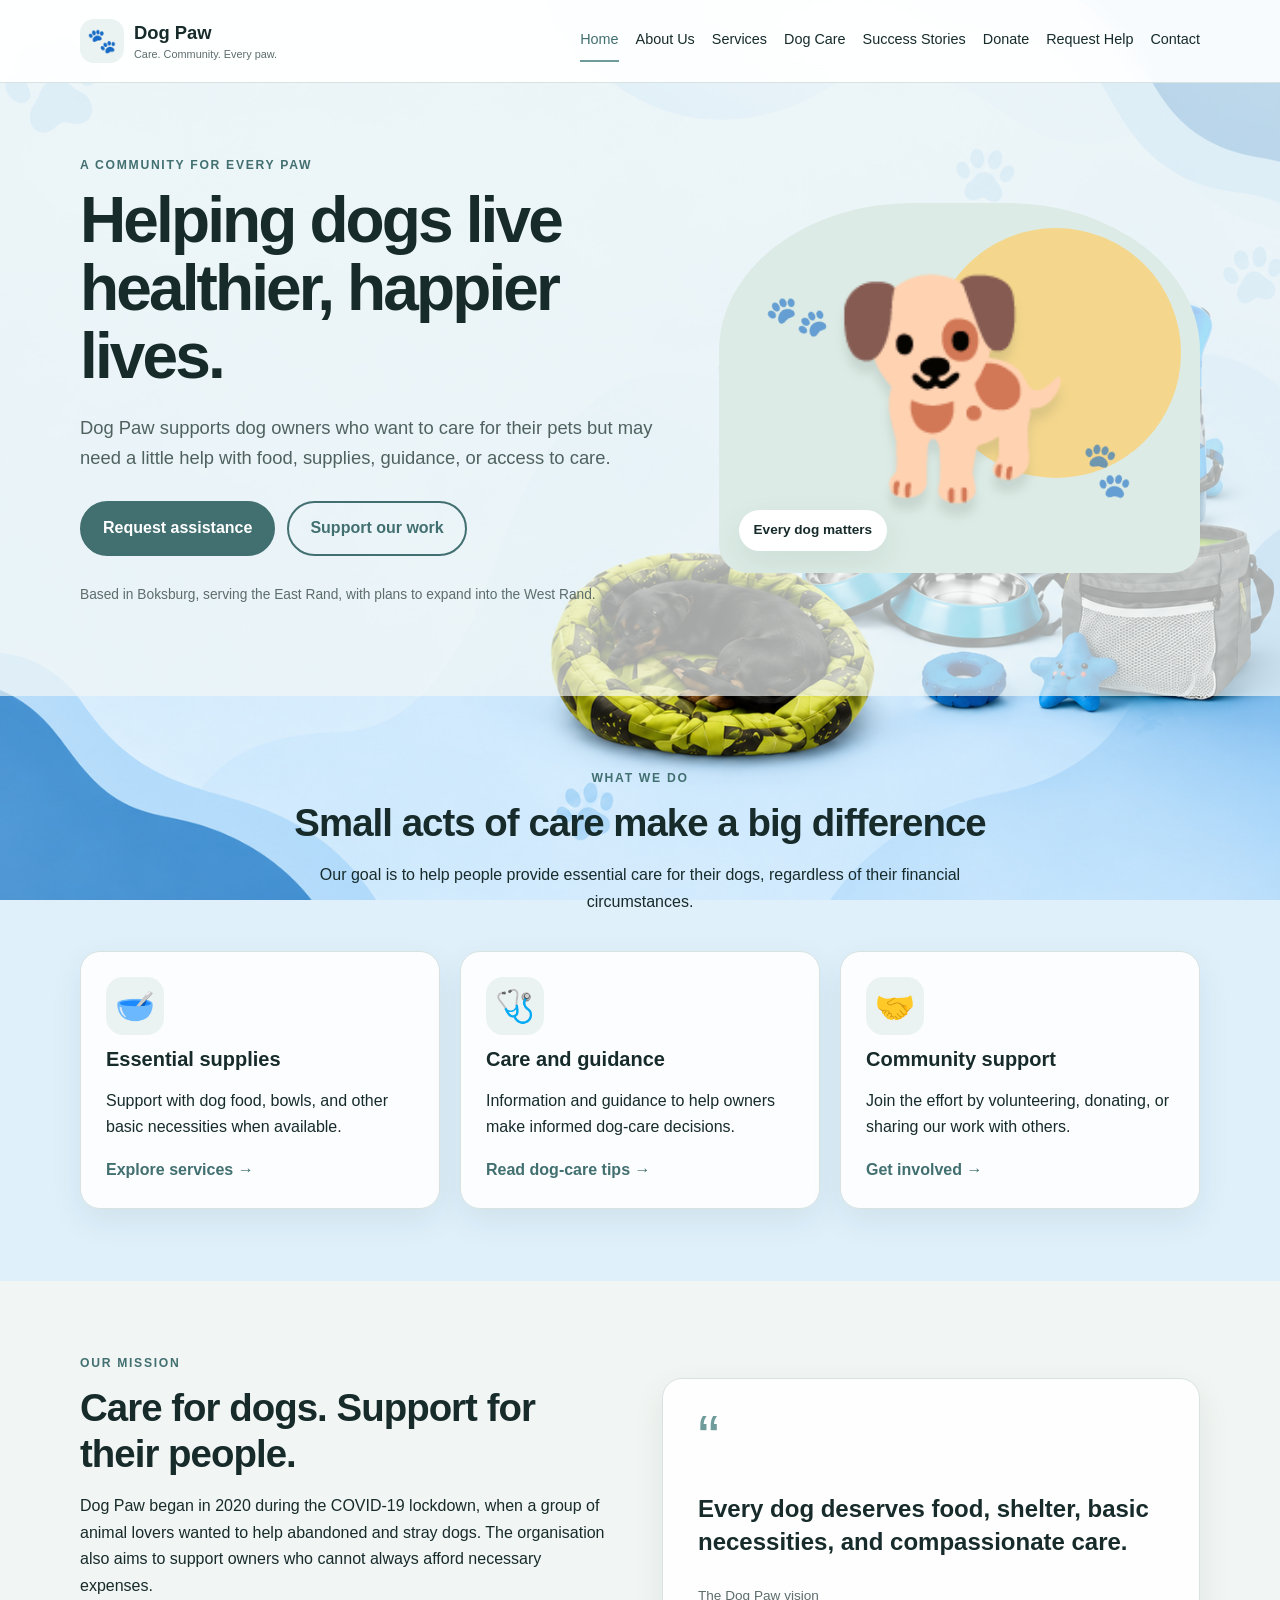
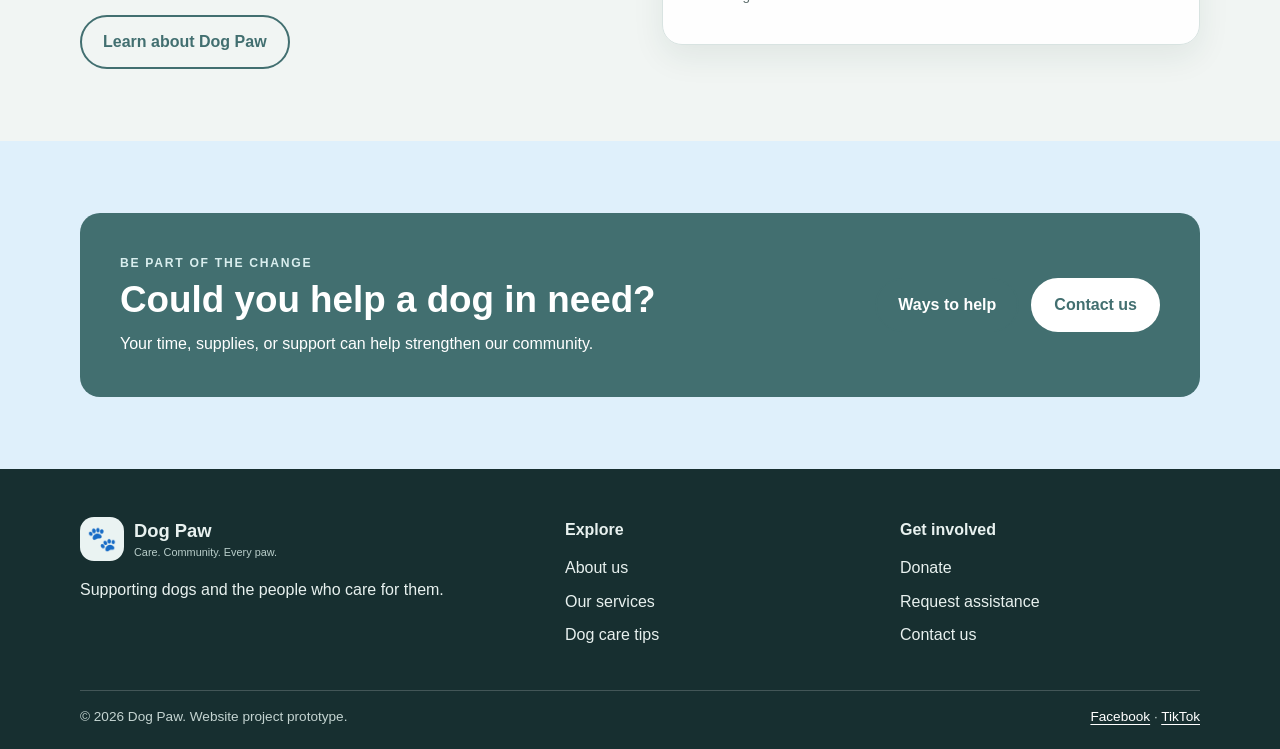
<file: Dog-Paw-Final-Website/index.html>
<!doctype html>
<html lang="en-ZA">
<head>
  <meta charset="utf-8">
  <meta name="viewport" content="width=device-width, initial-scale=1">
  <title>Home | Dog Paw</title>
  <meta name="description" content="Dog Paw supports dogs and the people who care for them across Boksburg and the East Rand. Learn about our mission, request help, or get involved.">
  <meta name="robots" content="index,follow">
  <link rel="stylesheet" href="css/style.css">
</head>
<body>
<a class="skip-link" href="#main">Skip to content</a>
<header class="site-header">
  <div class="container header-inner">
    <a class="brand" href="index.html" aria-label="Dog Paw home"><span class="brand-mark" aria-hidden="true">🐾</span><span>Dog Paw<small>Care. Community. Every paw.</small></span></a>
    <button class="menu-toggle" type="button" aria-expanded="false" aria-controls="site-nav">Menu</button>
    <nav class="site-nav" id="site-nav" aria-label="Main navigation">
        <a href="index.html" aria-current="page">Home</a>
        <a href="about.html">About Us</a>
        <a href="services.html">Services</a>
        <a href="dog-care.html">Dog Care</a>
        <a href="success-stories.html">Success Stories</a>
        <a href="donate.html">Donate</a>
        <a href="enquiry.html">Request Help</a>
        <a href="contact.html">Contact</a>
    </nav>
  </div>
</header>
<main id="main">
<section class="hero">
  <div class="container hero-grid">
    <div class="hero-copy"><p class="eyebrow">A community for every paw</p><h1>Helping dogs live healthier, happier lives.</h1><p class="lead">Dog Paw supports dog owners who want to care for their pets but may need a little help with food, supplies, guidance, or access to care.</p><div class="button-row"><a class="button" href="enquiry.html">Request assistance</a><a class="button button-outline" href="donate.html">Support our work</a></div><p class="small-note">Based in Boksburg, serving the East Rand, with plans to expand into the West Rand.</p></div>
    <div class="hero-art" role="img" aria-label="Illustration of a friendly dog and paw prints"><div class="sun"></div><div class="dog-emoji" aria-hidden="true">🐕</div><div class="paw paw-one">🐾</div><div class="paw paw-two">🐾</div><div class="hero-sticker">Every dog matters</div></div>
  </div>
</section>
<section class="section"><div class="container"><div class="section-heading"><p class="eyebrow">What we do</p><h2>Small acts of care make a big difference</h2><p>Our goal is to help people provide essential care for their dogs, regardless of their financial circumstances.</p></div>
<div class="card-grid three">
<article class="card"><div class="card-icon">🥣</div><h3>Essential supplies</h3><p>Support with dog food, bowls, and other basic necessities when available.</p><a class="text-link" href="services.html">Explore services →</a></article>
<article class="card"><div class="card-icon">🩺</div><h3>Care and guidance</h3><p>Information and guidance to help owners make informed dog-care decisions.</p><a class="text-link" href="dog-care.html">Read dog-care tips →</a></article>
<article class="card"><div class="card-icon">🤝</div><h3>Community support</h3><p>Join the effort by volunteering, donating, or sharing our work with others.</p><a class="text-link" href="enquiry.html">Get involved →</a></article>
</div></div></section>
<section class="section section-tint"><div class="container split"><div><p class="eyebrow">Our mission</p><h2>Care for dogs. Support for their people.</h2><p>Dog Paw began in 2020 during the COVID-19 lockdown, when a group of animal lovers wanted to help abandoned and stray dogs. The organisation also aims to support owners who cannot always afford necessary expenses.</p><a class="button button-outline" href="about.html">Learn about Dog Paw</a></div><div class="quote-card"><span class="quote-mark">“</span><p>Every dog deserves food, shelter, basic necessities, and compassionate care.</p><span class="quote-label">The Dog Paw vision</span></div></div></section>
<section class="section"><div class="container cta-band"><div><p class="eyebrow">Be part of the change</p><h2>Could you help a dog in need?</h2><p>Your time, supplies, or support can help strengthen our community.</p></div><div class="button-row"><a class="button" href="donate.html">Ways to help</a><a class="button button-light" href="contact.html">Contact us</a></div></div></section>
</main>
<footer class="site-footer">
  <div class="container footer-grid">
    <div><a class="brand footer-brand" href="index.html"><span class="brand-mark" aria-hidden="true">🐾</span><span>Dog Paw<small>Care. Community. Every paw.</small></span></a><p>Supporting dogs and the people who care for them.</p></div>
    <div><h2>Explore</h2><a href="about.html">About us</a><a href="services.html">Our services</a><a href="dog-care.html">Dog care tips</a></div>
    <div><h2>Get involved</h2><a href="donate.html">Donate</a><a href="enquiry.html">Request assistance</a><a href="contact.html">Contact us</a></div>
  </div>
  <div class="container footer-bottom"><p>© <span id="year">2026</span> Dog Paw. Website project prototype.</p><p><a href="https://www.facebook.com/" target="_blank" rel="noopener noreferrer">Facebook</a> · <a href="https://www.tiktok.com/" target="_blank" rel="noopener noreferrer">TikTok</a></p></div>
</footer>
<script src="js/script.js" defer></script>
</body>
</html>
</file>
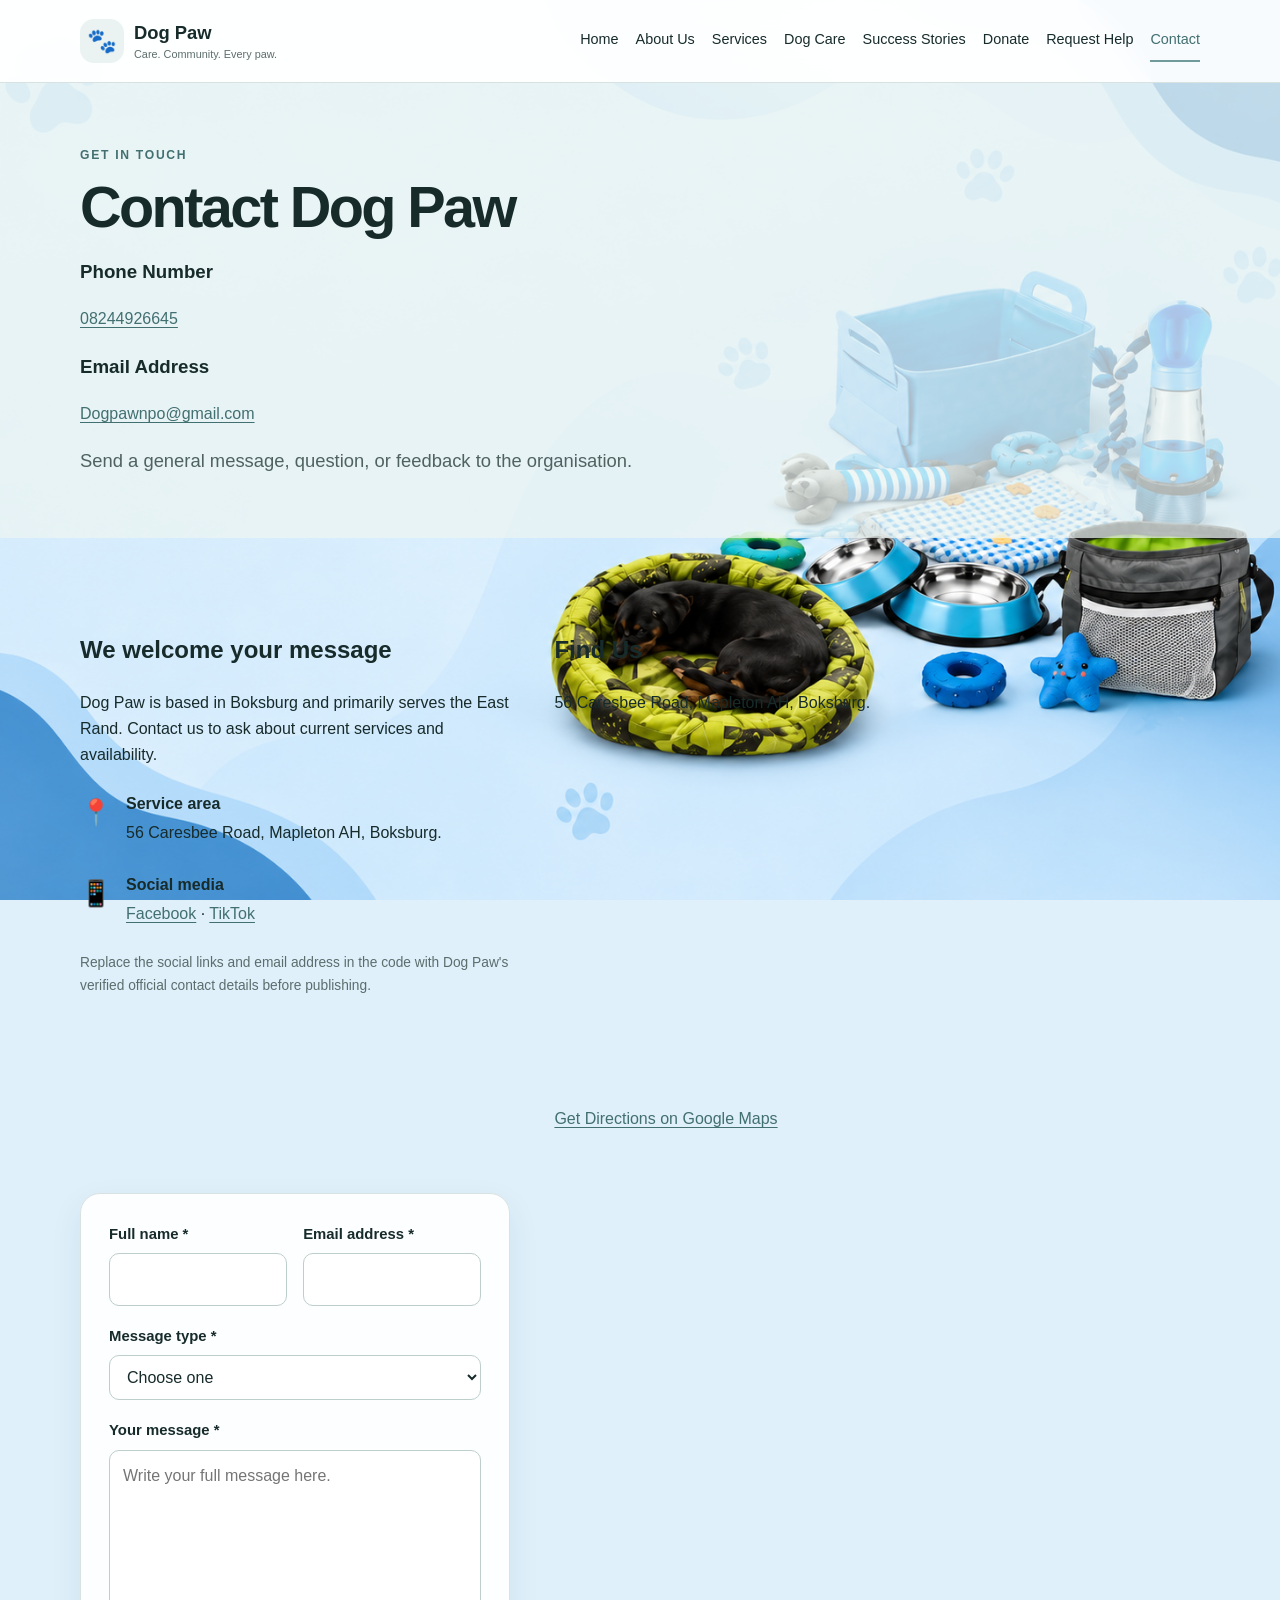
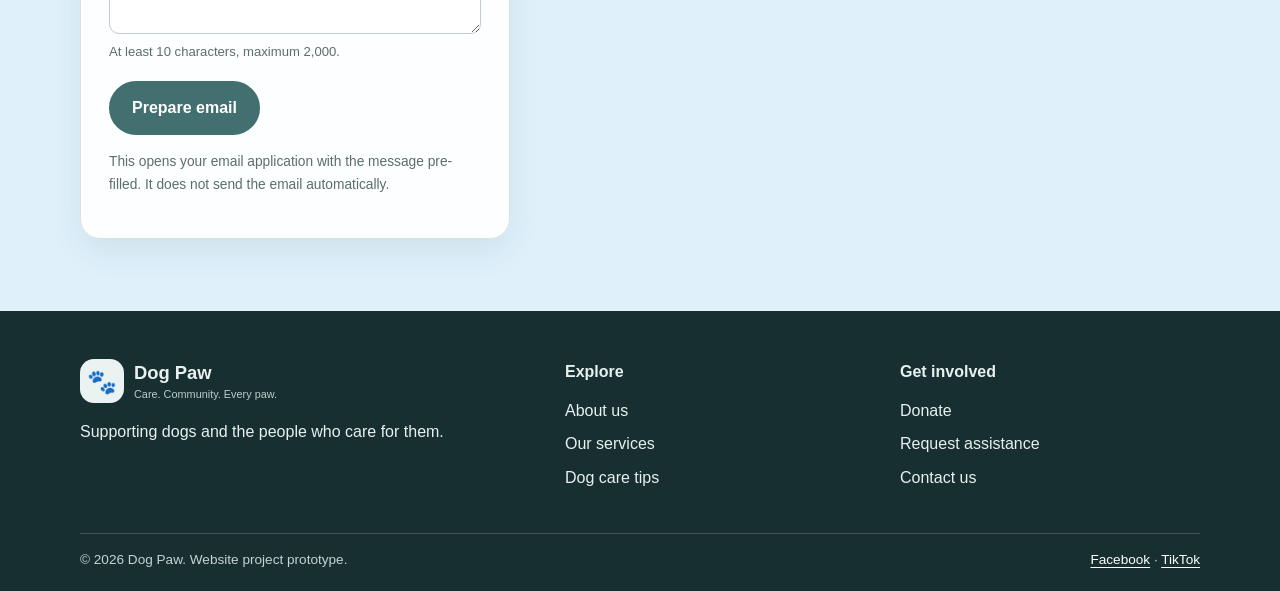
<file: Dog-Paw-Final-Website/contact.html>
<!doctype html>
<html lang="en-ZA">
<head>
  <meta charset="utf-8">
  <meta name="viewport" content="width=device-width, initial-scale=1">
  <title>Contact Us | Dog Paw</title>
  <meta name="description" content="Send Dog Paw a general message, question, or feedback using our contact form.">
  <meta name="robots" content="index,follow">
  <link rel="stylesheet" href="css/style.css">
</head>
<body>
<a class="skip-link" href="#main">Skip to content</a>
<header class="site-header">
  <div class="container header-inner">
    <a class="brand" href="index.html" aria-label="Dog Paw home"><span class="brand-mark" aria-hidden="true">🐾</span><span>Dog Paw<small>Care. Community. Every paw.</small></span></a>
    <button class="menu-toggle" type="button" aria-expanded="false" aria-controls="site-nav">Menu</button>
    <nav class="site-nav" id="site-nav" aria-label="Main navigation">
        <a href="index.html">Home</a>
        <a href="about.html">About Us</a>
        <a href="services.html">Services</a>
        <a href="dog-care.html">Dog Care</a>
        <a href="success-stories.html">Success Stories</a>
        <a href="donate.html">Donate</a>
        <a href="enquiry.html">Request Help</a>
        <a href="contact.html" aria-current="page">Contact</a>
    </nav>
  </div>
</header>
<main id="main">
<section class="page-hero"><div class="container"><p class="eyebrow">Get in touch</p><h1>Contact Dog Paw</h1><div class="contact-item">
    <h3>Phone Number</h3>
    <p>
        <a href="tel:08244926645">08244926645</a>
    </p>
</div>

<div class="contact-item">
    <h3>Email Address</h3>
    <p>
        <a href="mailto:Dogpawnpo@gmail.com">
            Dogpawnpo@gmail.com
        </a>
    </p>
</div><p class="lead">Send a general message, question, or feedback to the organisation.</p></div></section>
<section class="section"><div class="container form-layout"><div><h2>We welcome your message</h2><p>Dog Paw is based in Boksburg and primarily serves the East Rand. Contact us to ask about current services and availability.</p><div class="contact-detail"><span>📍</span><div><strong>Service area</strong><p>56 Caresbee Road, Mapleton AH, Boksburg.</p></div></div><div class="contact-detail"><span>📱</span><div><strong>Social media</strong><p><a href="https://www.facebook.com/" target="_blank" rel="noopener noreferrer">Facebook</a> · <a href="https://www.tiktok.com/" target="_blank" rel="noopener noreferrer">TikTok</a></p></div></div><p class="small-note">Replace the social links and email address in the code with Dog Paw's verified official contact details before publishing.</p></div>
  <!-- Interactive Google Map -->
<div class="map-container">
    <h2>Find Us</h2>
    <p>56 Caresbee Road, Mapleton AH, Boksburg.</p>

    <iframe
        title="Dog Paw location in Boksburg"
        src="https://maps.google.com/maps?q=56%20Caresbee%20Road%2C%20Mapleton%20AH%2C%20Boksburg%2C%20South%20Africa&z=15&output=embed"
        width="100%"
        height="350"
        style="border: 0; border-radius: 10px;"
        loading="lazy"
        allowfullscreen>
    </iframe>

    <p>
        <a href="https://www.google.com/maps/search/?api=1&query=56%20Caresbee%20Road%2C%20Mapleton%20AH%2C%20Boksburg%2C%20South%20Africa"
           target="_blank"
           rel="noopener noreferrer">
            Get Directions on Google Maps
        </a>
    </p>
</div>
<form id="contact-form" class="form-card" novalidate>
<div class="form-row"><div class="field"><label for="contact-name">Full name *</label><input id="contact-name" name="name" autocomplete="name" required minlength="2"></div><div class="field"><label for="contact-email">Email address *</label><input id="contact-email" name="email" type="email" autocomplete="email" required></div></div>
<div class="field"><label for="contact-type">Message type *</label><select id="contact-type" name="type" required><option value="">Choose one</option><option>General question</option><option>Feedback</option><option>Donation</option><option>Volunteering</option><option>Partnership or sponsorship</option><option>Other</option></select></div>
<div class="field"><label for="contact-message">Your message *</label><textarea id="contact-message" name="message" rows="6" required minlength="10" maxlength="2000" placeholder="Write your full message here."></textarea><small>At least 10 characters, maximum 2,000.</small></div>
<button class="button" type="submit">Prepare email</button><p id="contact-status" class="form-message" aria-live="polite"></p><p class="small-note">This opens your email application with the message pre-filled. It does not send the email automatically.</p>
</form></div></section>
</main>
<footer class="site-footer">
  <div class="container footer-grid">
    <div><a class="brand footer-brand" href="index.html"><span class="brand-mark" aria-hidden="true">🐾</span><span>Dog Paw<small>Care. Community. Every paw.</small></span></a><p>Supporting dogs and the people who care for them.</p></div>
    <div><h2>Explore</h2><a href="about.html">About us</a><a href="services.html">Our services</a><a href="dog-care.html">Dog care tips</a></div>
    <div><h2>Get involved</h2><a href="donate.html">Donate</a><a href="enquiry.html">Request assistance</a><a href="contact.html">Contact us</a></div>
  </div>
  <div class="container footer-bottom"><p>© <span id="year">2026</span> Dog Paw. Website project prototype.</p><p><a href="https://www.facebook.com/" target="_blank" rel="noopener noreferrer">Facebook</a> · <a href="https://www.tiktok.com/" target="_blank" rel="noopener noreferrer">TikTok</a></p></div>
</footer>
<script src="js/script.js" defer></script>
</body>
</html>
</file>
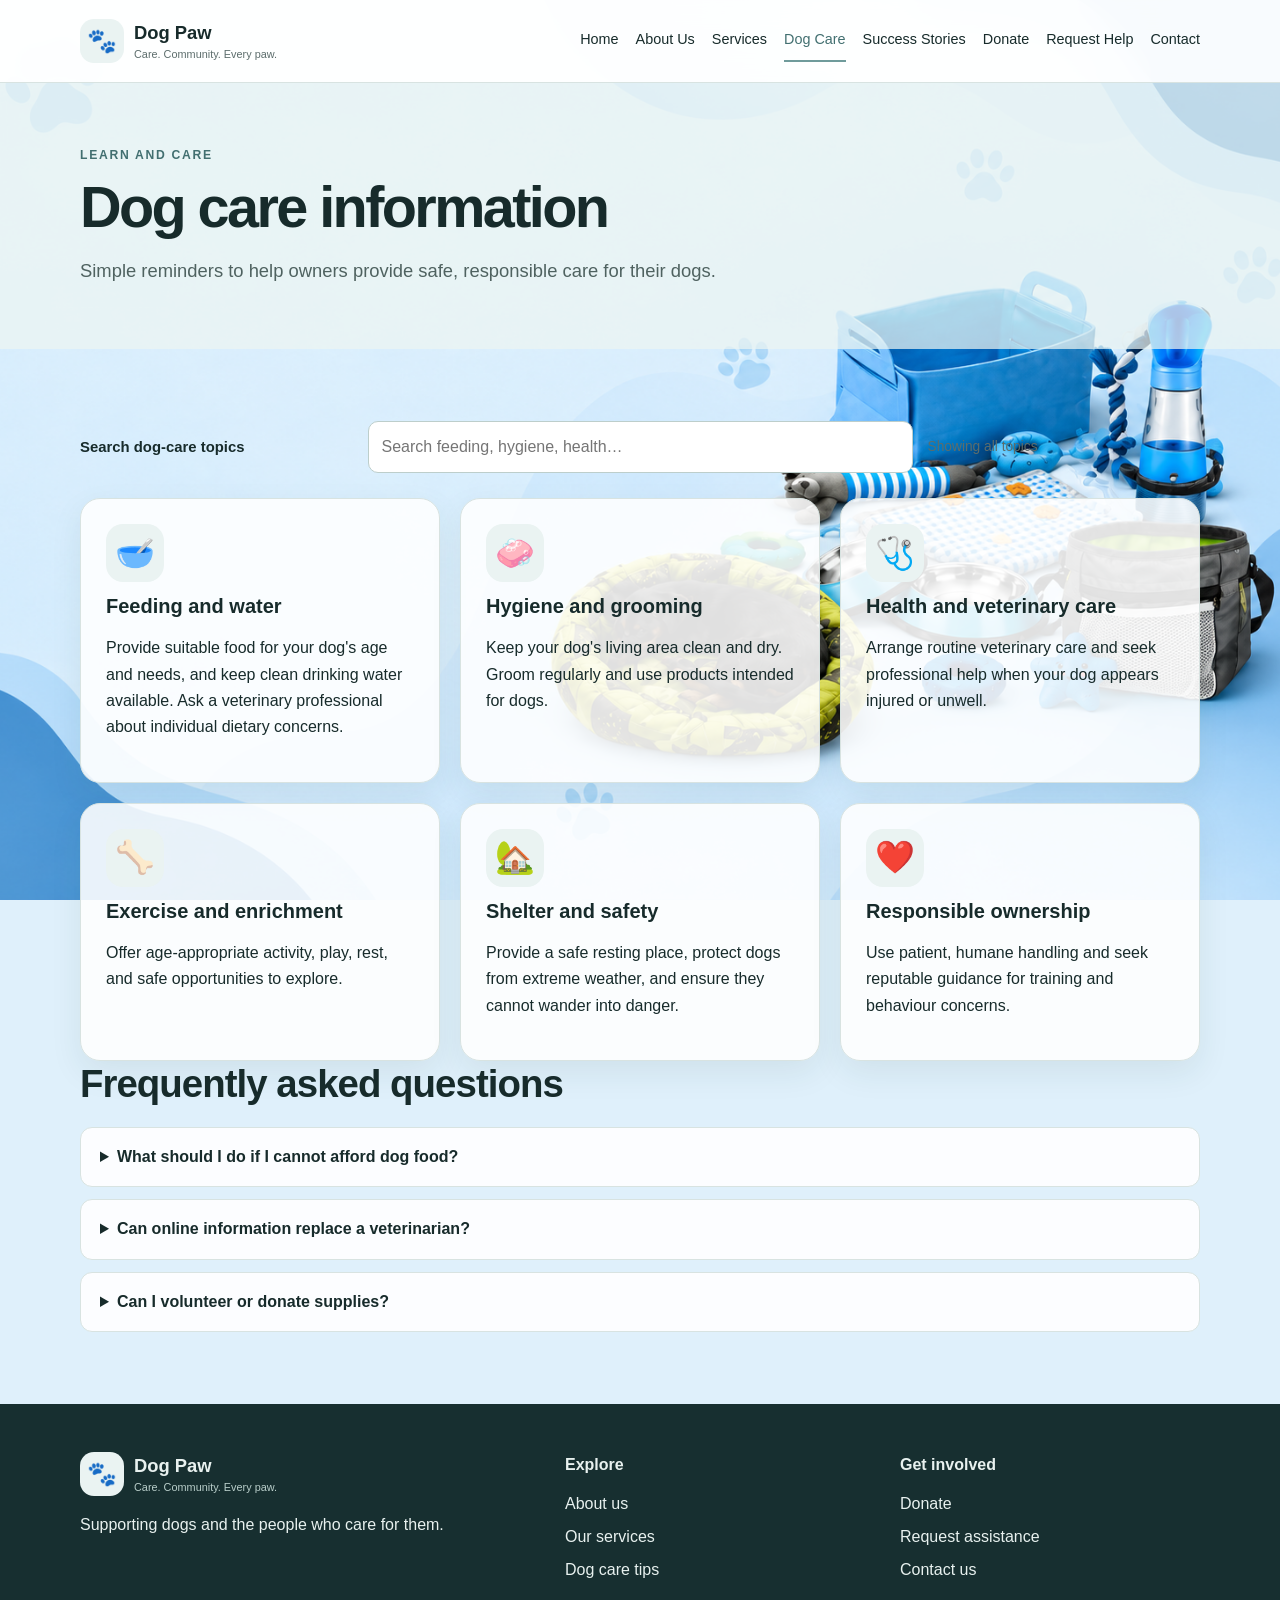
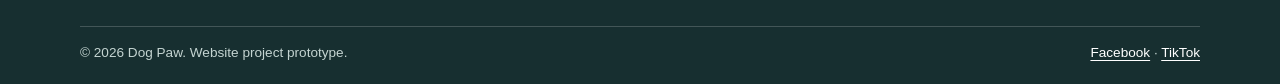
<file: Dog-Paw-Final-Website/dog-care.html>
<!doctype html>
<html lang="en-ZA">
<head>
  <meta charset="utf-8">
  <meta name="viewport" content="width=device-width, initial-scale=1">
  <title>Dog Care | Dog Paw</title>
  <meta name="description" content="Read practical dog-care guidance about feeding, hygiene, health, and responsible ownership.">
  <meta name="robots" content="index,follow">
  <link rel="stylesheet" href="css/style.css">
</head>
<body>
<a class="skip-link" href="#main">Skip to content</a>
<header class="site-header">
  <div class="container header-inner">
    <a class="brand" href="index.html" aria-label="Dog Paw home"><span class="brand-mark" aria-hidden="true">🐾</span><span>Dog Paw<small>Care. Community. Every paw.</small></span></a>
    <button class="menu-toggle" type="button" aria-expanded="false" aria-controls="site-nav">Menu</button>
    <nav class="site-nav" id="site-nav" aria-label="Main navigation">
        <a href="index.html">Home</a>
        <a href="about.html">About Us</a>
        <a href="services.html">Services</a>
        <a href="dog-care.html" aria-current="page">Dog Care</a>
        <a href="success-stories.html">Success Stories</a>
        <a href="donate.html">Donate</a>
        <a href="enquiry.html">Request Help</a>
        <a href="contact.html">Contact</a>
    </nav>
  </div>
</header>
<main id="main">
<section class="page-hero"><div class="container"><p class="eyebrow">Learn and care</p><h1>Dog care information</h1><p class="lead">Simple reminders to help owners provide safe, responsible care for their dogs.</p></div></section>
<section class="section"><div class="container"><div class="search-bar"><label for="care-search">Search dog-care topics</label><input id="care-search" type="search" placeholder="Search feeding, hygiene, health…"><span id="care-count" class="muted" aria-live="polite">Showing all topics</span></div><div class="card-grid three" id="care-list">
<article class="card searchable" data-search="feeding food fresh water nutrition"><div class="card-icon">🥣</div><h2>Feeding and water</h2><p>Provide suitable food for your dog's age and needs, and keep clean drinking water available. Ask a veterinary professional about individual dietary concerns.</p></article>
<article class="card searchable" data-search="hygiene grooming bathing clean"><div class="card-icon">🧼</div><h2>Hygiene and grooming</h2><p>Keep your dog's living area clean and dry. Groom regularly and use products intended for dogs.</p></article>
<article class="card searchable" data-search="health veterinarian vaccination injury medical"><div class="card-icon">🩺</div><h2>Health and veterinary care</h2><p>Arrange routine veterinary care and seek professional help when your dog appears injured or unwell.</p></article>
<article class="card searchable" data-search="exercise play walking enrichment"><div class="card-icon">🦴</div><h2>Exercise and enrichment</h2><p>Offer age-appropriate activity, play, rest, and safe opportunities to explore.</p></article>
<article class="card searchable" data-search="shelter safety identification secure"><div class="card-icon">🏡</div><h2>Shelter and safety</h2><p>Provide a safe resting place, protect dogs from extreme weather, and ensure they cannot wander into danger.</p></article>
<article class="card searchable" data-search="responsible ownership kindness training"><div class="card-icon">❤️</div><h2>Responsible ownership</h2><p>Use patient, humane handling and seek reputable guidance for training and behaviour concerns.</p></article>
</div><p id="care-empty" class="notice" hidden>No topics match that search. Try a different word.</p>
<h2 class="mt-large">Frequently asked questions</h2><div class="accordion">
<details><summary>What should I do if I cannot afford dog food?</summary><p>Contact Dog Paw through the enquiry form to ask whether support is available. Availability is not guaranteed.</p></details>
<details><summary>Can online information replace a veterinarian?</summary><p>No. These tips are general information and are not a diagnosis. Consult a qualified veterinary professional for medical concerns.</p></details>
<details><summary>Can I volunteer or donate supplies?</summary><p>Yes, you can enquire about volunteering or donations using the enquiry or contact form. Confirm current needs before making arrangements.</p></details>
</div></div></section>
</main>
<footer class="site-footer">
  <div class="container footer-grid">
    <div><a class="brand footer-brand" href="index.html"><span class="brand-mark" aria-hidden="true">🐾</span><span>Dog Paw<small>Care. Community. Every paw.</small></span></a><p>Supporting dogs and the people who care for them.</p></div>
    <div><h2>Explore</h2><a href="about.html">About us</a><a href="services.html">Our services</a><a href="dog-care.html">Dog care tips</a></div>
    <div><h2>Get involved</h2><a href="donate.html">Donate</a><a href="enquiry.html">Request assistance</a><a href="contact.html">Contact us</a></div>
  </div>
  <div class="container footer-bottom"><p>© <span id="year">2026</span> Dog Paw. Website project prototype.</p><p><a href="https://www.facebook.com/" target="_blank" rel="noopener noreferrer">Facebook</a> · <a href="https://www.tiktok.com/" target="_blank" rel="noopener noreferrer">TikTok</a></p></div>
</footer>
<script src="js/script.js" defer></script>
</body>
</html>
</file>
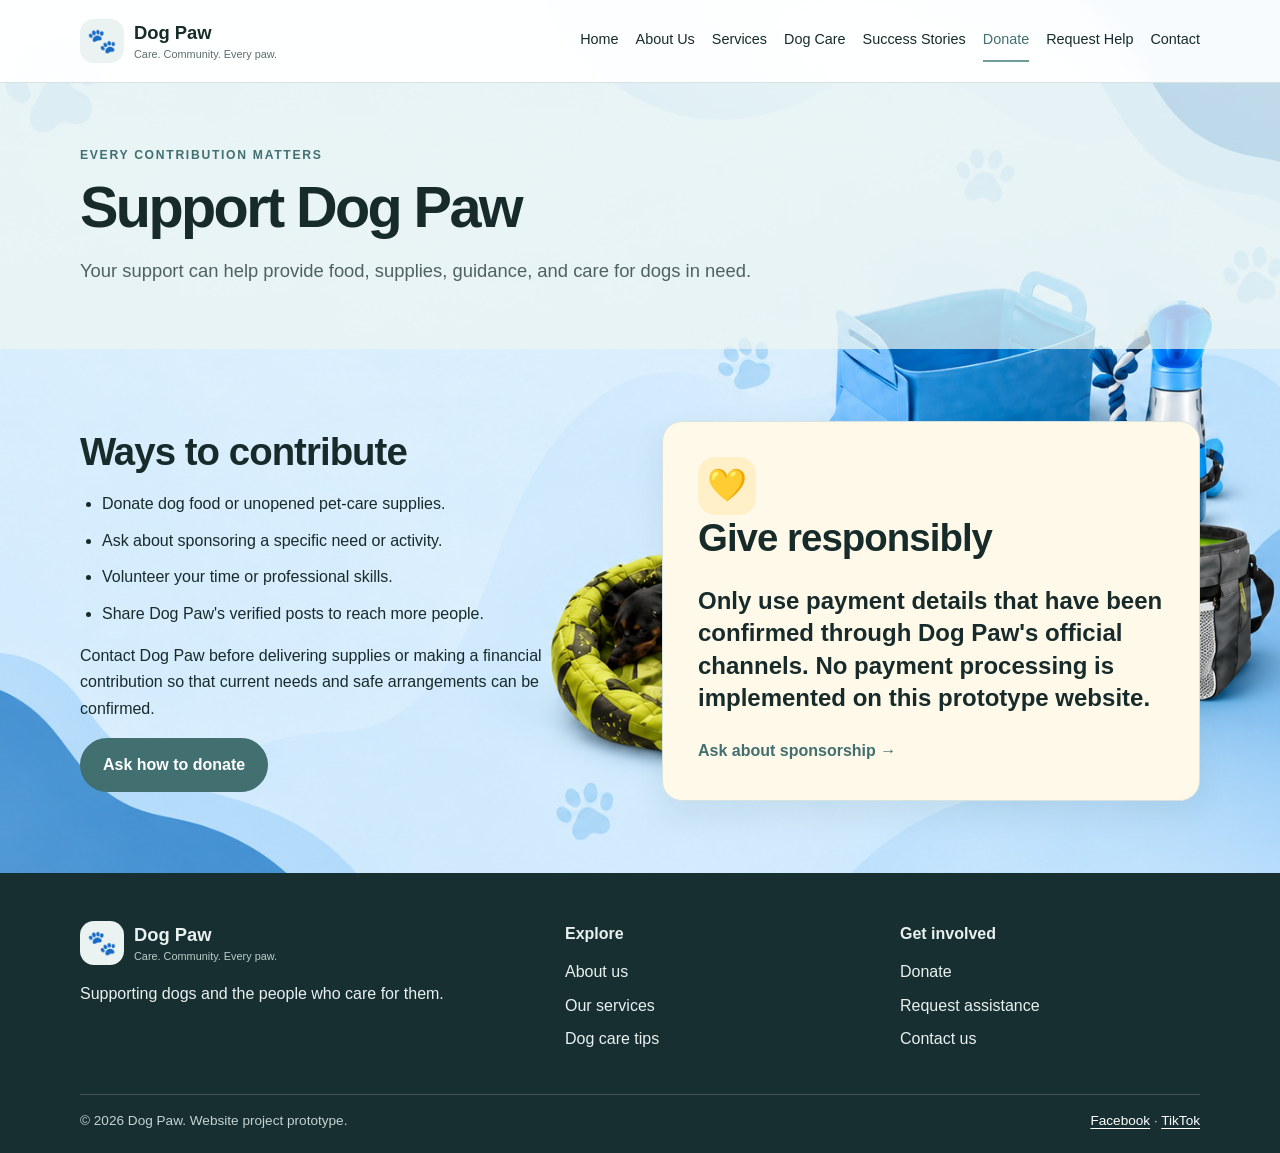
<file: Dog-Paw-Final-Website/donate.html>
<!doctype html>
<html lang="en-ZA">
<head>
  <meta charset="utf-8">
  <meta name="viewport" content="width=device-width, initial-scale=1">
  <title>Donate | Dog Paw</title>
  <meta name="description" content="Find out how to support Dog Paw and help provide essential resources for dogs in need.">
  <meta name="robots" content="index,follow">
  <link rel="stylesheet" href="css/style.css">
</head>
<body>
<a class="skip-link" href="#main">Skip to content</a>
<header class="site-header">
  <div class="container header-inner">
    <a class="brand" href="index.html" aria-label="Dog Paw home"><span class="brand-mark" aria-hidden="true">🐾</span><span>Dog Paw<small>Care. Community. Every paw.</small></span></a>
    <button class="menu-toggle" type="button" aria-expanded="false" aria-controls="site-nav">Menu</button>
    <nav class="site-nav" id="site-nav" aria-label="Main navigation">
        <a href="index.html">Home</a>
        <a href="about.html">About Us</a>
        <a href="services.html">Services</a>
        <a href="dog-care.html">Dog Care</a>
        <a href="success-stories.html">Success Stories</a>
        <a href="donate.html" aria-current="page">Donate</a>
        <a href="enquiry.html">Request Help</a>
        <a href="contact.html">Contact</a>
    </nav>
  </div>
</header>
<main id="main">
<section class="page-hero"><div class="container"><p class="eyebrow">Every contribution matters</p><h1>Support Dog Paw</h1><p class="lead">Your support can help provide food, supplies, guidance, and care for dogs in need.</p></div></section>
<section class="section"><div class="container split"><div><h2>Ways to contribute</h2><ul class="nice-list"><li>Donate dog food or unopened pet-care supplies.</li><li>Ask about sponsoring a specific need or activity.</li><li>Volunteer your time or professional skills.</li><li>Share Dog Paw's verified posts to reach more people.</li></ul><p>Contact Dog Paw before delivering supplies or making a financial contribution so that current needs and safe arrangements can be confirmed.</p><a class="button" href="contact.html">Ask how to donate</a></div><div class="quote-card donation-card"><div class="card-icon">💛</div><h2>Give responsibly</h2><p>Only use payment details that have been confirmed through Dog Paw's official channels. No payment processing is implemented on this prototype website.</p><a class="text-link" href="enquiry.html">Ask about sponsorship →</a></div></div></section>
</main>
<footer class="site-footer">
  <div class="container footer-grid">
    <div><a class="brand footer-brand" href="index.html"><span class="brand-mark" aria-hidden="true">🐾</span><span>Dog Paw<small>Care. Community. Every paw.</small></span></a><p>Supporting dogs and the people who care for them.</p></div>
    <div><h2>Explore</h2><a href="about.html">About us</a><a href="services.html">Our services</a><a href="dog-care.html">Dog care tips</a></div>
    <div><h2>Get involved</h2><a href="donate.html">Donate</a><a href="enquiry.html">Request assistance</a><a href="contact.html">Contact us</a></div>
  </div>
  <div class="container footer-bottom"><p>© <span id="year">2026</span> Dog Paw. Website project prototype.</p><p><a href="https://www.facebook.com/" target="_blank" rel="noopener noreferrer">Facebook</a> · <a href="https://www.tiktok.com/" target="_blank" rel="noopener noreferrer">TikTok</a></p></div>
</footer>
<script src="js/script.js" defer></script>
</body>
</html>
</file>
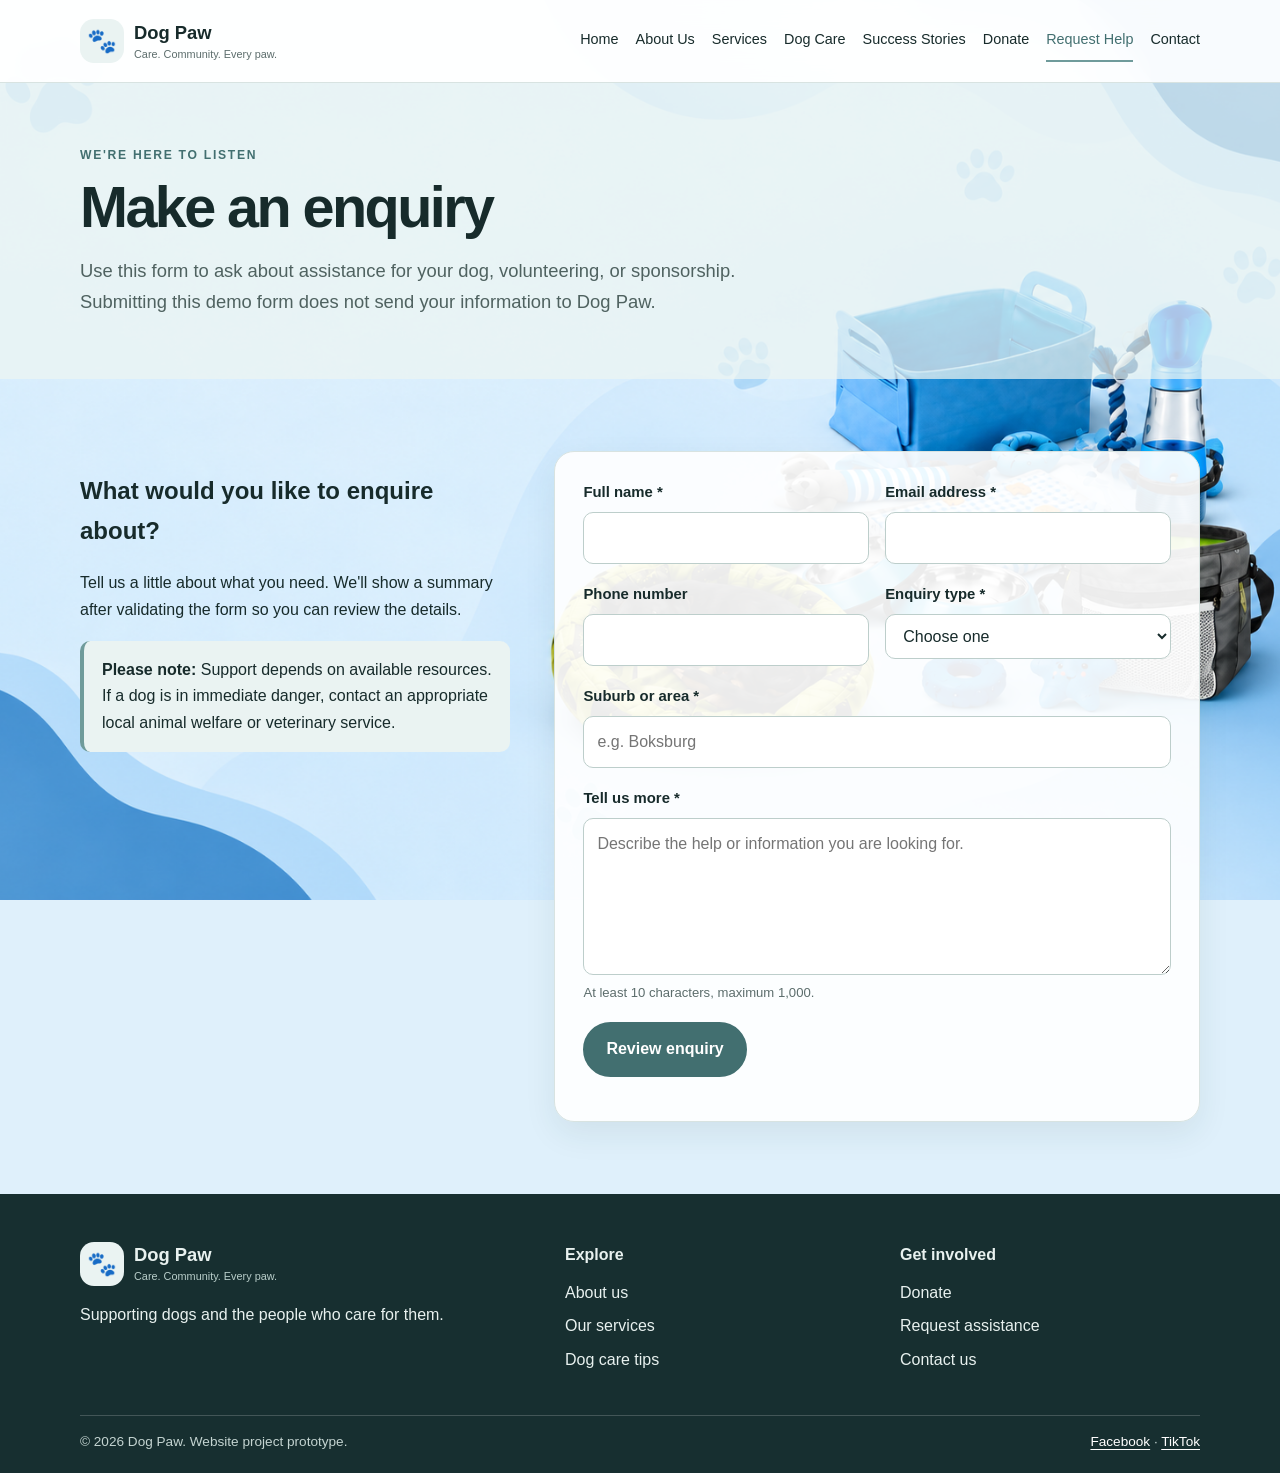
<file: Dog-Paw-Final-Website/enquiry.html>
<!doctype html>
<html lang="en-ZA">
<head>
  <meta charset="utf-8">
  <meta name="viewport" content="width=device-width, initial-scale=1">
  <title>Request Assistance | Dog Paw</title>
  <meta name="description" content="Contact Dog Paw to enquire about assistance for your dog, volunteering, or sponsorship.">
  <meta name="robots" content="index,follow">
  <link rel="stylesheet" href="css/style.css">
</head>
<body>
<a class="skip-link" href="#main">Skip to content</a>
<header class="site-header">
  <div class="container header-inner">
    <a class="brand" href="index.html" aria-label="Dog Paw home"><span class="brand-mark" aria-hidden="true">🐾</span><span>Dog Paw<small>Care. Community. Every paw.</small></span></a>
    <button class="menu-toggle" type="button" aria-expanded="false" aria-controls="site-nav">Menu</button>
    <nav class="site-nav" id="site-nav" aria-label="Main navigation">
        <a href="index.html">Home</a>
        <a href="about.html">About Us</a>
        <a href="services.html">Services</a>
        <a href="dog-care.html">Dog Care</a>
        <a href="success-stories.html">Success Stories</a>
        <a href="donate.html">Donate</a>
        <a href="enquiry.html" aria-current="page">Request Help</a>
        <a href="contact.html">Contact</a>
    </nav>
  </div>
</header>
<main id="main">
<section class="page-hero"><div class="container"><p class="eyebrow">We're here to listen</p><h1>Make an enquiry</h1><p class="lead">Use this form to ask about assistance for your dog, volunteering, or sponsorship. Submitting this demo form does not send your information to Dog Paw.</p></div></section>
<section class="section"><div class="container form-layout"><div><h2>What would you like to enquire about?</h2><p>Tell us a little about what you need. We'll show a summary after validating the form so you can review the details.</p><div class="notice"><strong>Please note:</strong> Support depends on available resources. If a dog is in immediate danger, contact an appropriate local animal welfare or veterinary service.</div></div>
<form id="enquiry-form" class="form-card" novalidate>
<div class="form-row"><div class="field"><label for="enq-name">Full name *</label><input id="enq-name" name="name" autocomplete="name" required minlength="2"></div><div class="field"><label for="enq-email">Email address *</label><input id="enq-email" name="email" type="email" autocomplete="email" required></div></div>
<div class="form-row"><div class="field"><label for="enq-phone">Phone number</label><input id="enq-phone" name="phone" type="tel" autocomplete="tel" pattern="[0-9+() -]{7,20}" title="Enter a valid phone number using 7 to 20 digits or common phone symbols."></div><div class="field"><label for="enq-type">Enquiry type *</label><select id="enq-type" name="type" required><option value="">Choose one</option><option value="Assistance for my dog">Assistance for my dog</option><option value="Volunteering">Volunteering</option><option value="Sponsorship or donation">Sponsorship or donation</option><option value="Other">Other</option></select></div></div>
<div class="field"><label for="enq-area">Suburb or area *</label><input id="enq-area" name="area" required minlength="2" placeholder="e.g. Boksburg"></div>
<div class="field"><label for="enq-details">Tell us more *</label><textarea id="enq-details" name="details" rows="5" required minlength="10" maxlength="1000" placeholder="Describe the help or information you are looking for."></textarea><small>At least 10 characters, maximum 1,000.</small></div>
<button class="button" type="submit">Review enquiry</button><p id="enquiry-message" class="form-message" aria-live="polite"></p><div id="enquiry-result" class="result-card" hidden></div>
</form></div></section>
</main>
<footer class="site-footer">
  <div class="container footer-grid">
    <div><a class="brand footer-brand" href="index.html"><span class="brand-mark" aria-hidden="true">🐾</span><span>Dog Paw<small>Care. Community. Every paw.</small></span></a><p>Supporting dogs and the people who care for them.</p></div>
    <div><h2>Explore</h2><a href="about.html">About us</a><a href="services.html">Our services</a><a href="dog-care.html">Dog care tips</a></div>
    <div><h2>Get involved</h2><a href="donate.html">Donate</a><a href="enquiry.html">Request assistance</a><a href="contact.html">Contact us</a></div>
  </div>
  <div class="container footer-bottom"><p>© <span id="year">2026</span> Dog Paw. Website project prototype.</p><p><a href="https://www.facebook.com/" target="_blank" rel="noopener noreferrer">Facebook</a> · <a href="https://www.tiktok.com/" target="_blank" rel="noopener noreferrer">TikTok</a></p></div>
</footer>
<script src="js/script.js" defer></script>
</body>
</html>
</file>
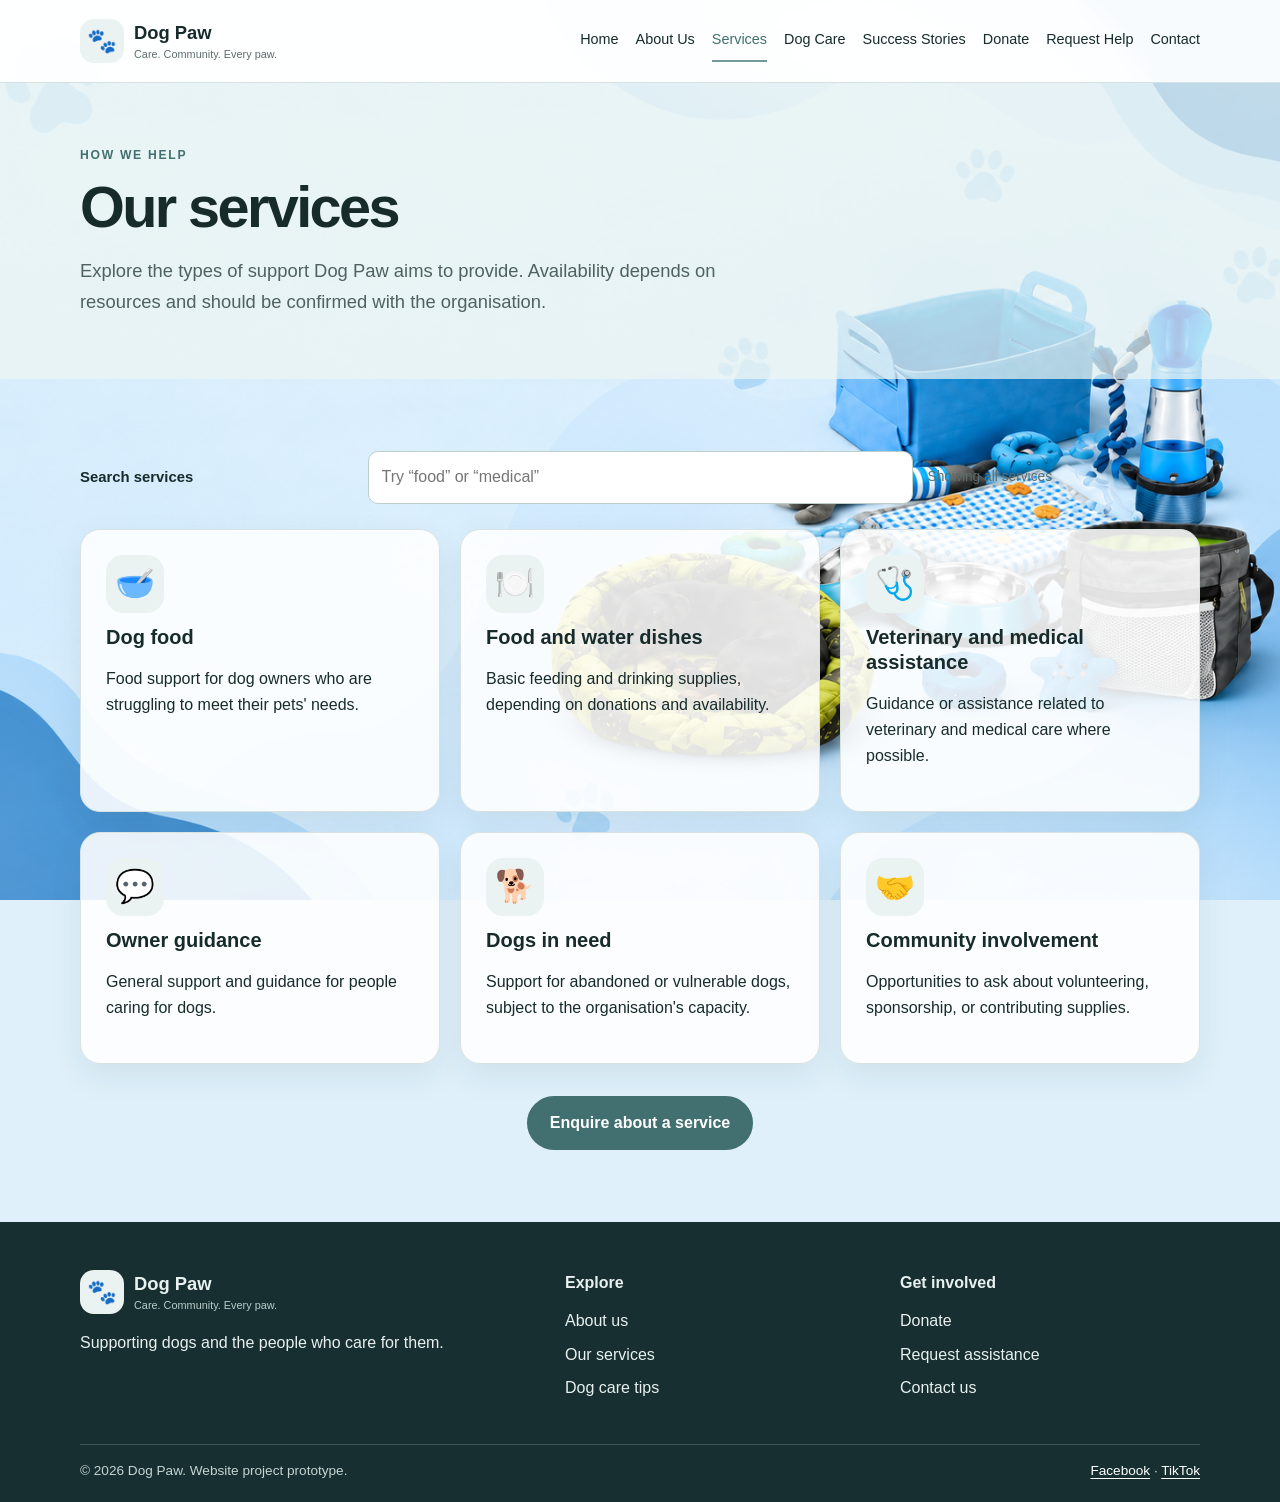
<file: Dog-Paw-Final-Website/services.html>
<!doctype html>
<html lang="en-ZA">
<head>
  <meta charset="utf-8">
  <meta name="viewport" content="width=device-width, initial-scale=1">
  <title>Our Services | Dog Paw</title>
  <meta name="description" content="Explore Dog Paw support services including dog food, supplies, guidance, and assistance with veterinary care.">
  <meta name="robots" content="index,follow">
  <link rel="stylesheet" href="css/style.css">
</head>
<body>
<a class="skip-link" href="#main">Skip to content</a>
<header class="site-header">
  <div class="container header-inner">
    <a class="brand" href="index.html" aria-label="Dog Paw home"><span class="brand-mark" aria-hidden="true">🐾</span><span>Dog Paw<small>Care. Community. Every paw.</small></span></a>
    <button class="menu-toggle" type="button" aria-expanded="false" aria-controls="site-nav">Menu</button>
    <nav class="site-nav" id="site-nav" aria-label="Main navigation">
        <a href="index.html">Home</a>
        <a href="about.html">About Us</a>
        <a href="services.html" aria-current="page">Services</a>
        <a href="dog-care.html">Dog Care</a>
        <a href="success-stories.html">Success Stories</a>
        <a href="donate.html">Donate</a>
        <a href="enquiry.html">Request Help</a>
        <a href="contact.html">Contact</a>
    </nav>
  </div>
</header>
<main id="main">
<section class="page-hero"><div class="container"><p class="eyebrow">How we help</p><h1>Our services</h1><p class="lead">Explore the types of support Dog Paw aims to provide. Availability depends on resources and should be confirmed with the organisation.</p></div></section>
<section class="section"><div class="container"><div class="search-bar"><label for="service-search">Search services</label><input id="service-search" type="search" placeholder="Try “food” or “medical”"><span id="service-count" class="muted" aria-live="polite">Showing all services</span></div><div class="card-grid three" id="service-list">
<article class="card searchable" data-search="dog food feeding essential supplies"><div class="card-icon">🥣</div><h2>Dog food</h2><p>Food support for dog owners who are struggling to meet their pets' needs.</p></article>
<article class="card searchable" data-search="bowls dishes food water supplies"><div class="card-icon">🍽️</div><h2>Food and water dishes</h2><p>Basic feeding and drinking supplies, depending on donations and availability.</p></article>
<article class="card searchable" data-search="veterinary medical healthcare vet"><div class="card-icon">🩺</div><h2>Veterinary and medical assistance</h2><p>Guidance or assistance related to veterinary and medical care where possible.</p></article>
<article class="card searchable" data-search="advice guidance support owner"><div class="card-icon">💬</div><h2>Owner guidance</h2><p>General support and guidance for people caring for dogs.</p></article>
<article class="card searchable" data-search="abandoned stray rescue dog in need"><div class="card-icon">🐕</div><h2>Dogs in need</h2><p>Support for abandoned or vulnerable dogs, subject to the organisation's capacity.</p></article>
<article class="card searchable" data-search="volunteer donate sponsorship community"><div class="card-icon">🤝</div><h2>Community involvement</h2><p>Opportunities to ask about volunteering, sponsorship, or contributing supplies.</p></article>
</div><p id="service-empty" class="notice" hidden>No matching services found. Try another search term.</p><div class="center"><a class="button" href="enquiry.html">Enquire about a service</a></div></div></section>
</main>
<footer class="site-footer">
  <div class="container footer-grid">
    <div><a class="brand footer-brand" href="index.html"><span class="brand-mark" aria-hidden="true">🐾</span><span>Dog Paw<small>Care. Community. Every paw.</small></span></a><p>Supporting dogs and the people who care for them.</p></div>
    <div><h2>Explore</h2><a href="about.html">About us</a><a href="services.html">Our services</a><a href="dog-care.html">Dog care tips</a></div>
    <div><h2>Get involved</h2><a href="donate.html">Donate</a><a href="enquiry.html">Request assistance</a><a href="contact.html">Contact us</a></div>
  </div>
  <div class="container footer-bottom"><p>© <span id="year">2026</span> Dog Paw. Website project prototype.</p><p><a href="https://www.facebook.com/" target="_blank" rel="noopener noreferrer">Facebook</a> · <a href="https://www.tiktok.com/" target="_blank" rel="noopener noreferrer">TikTok</a></p></div>
</footer>
<script src="js/script.js" defer></script>
</body>
</html>
</file>
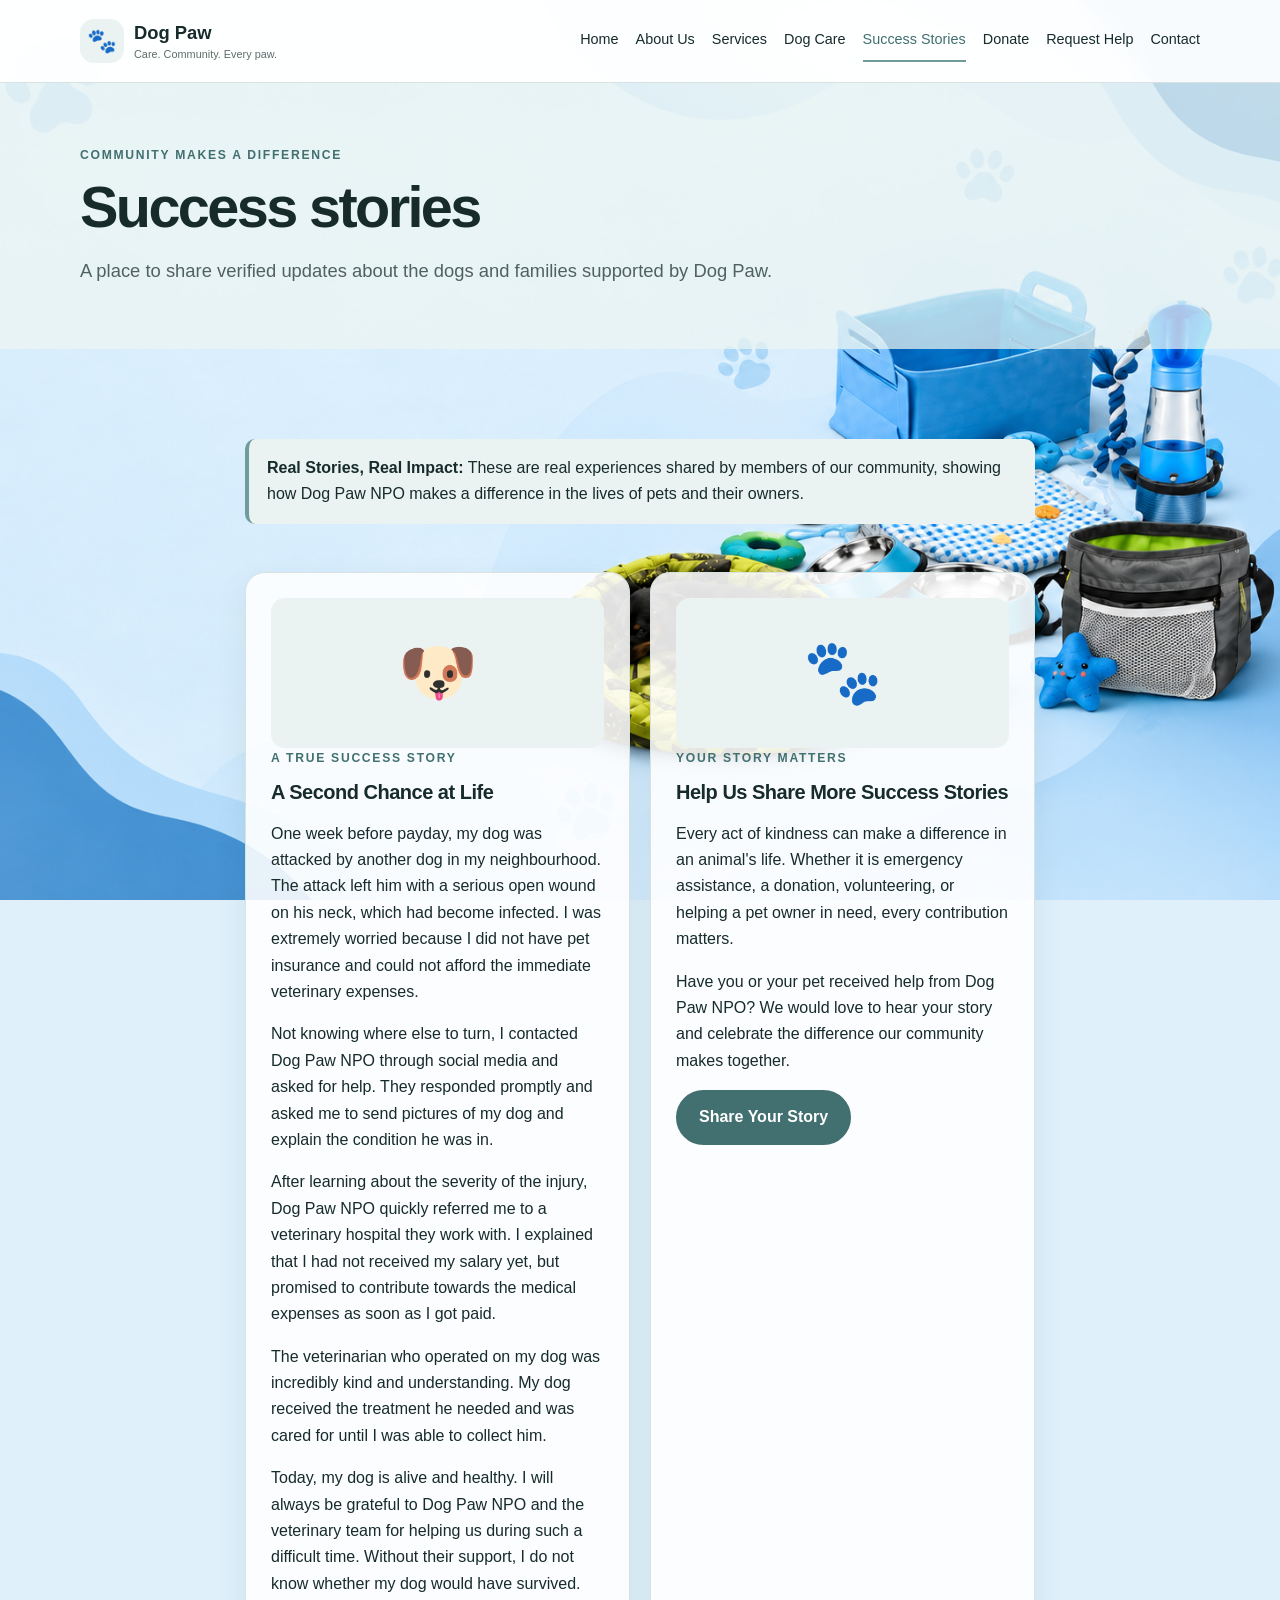
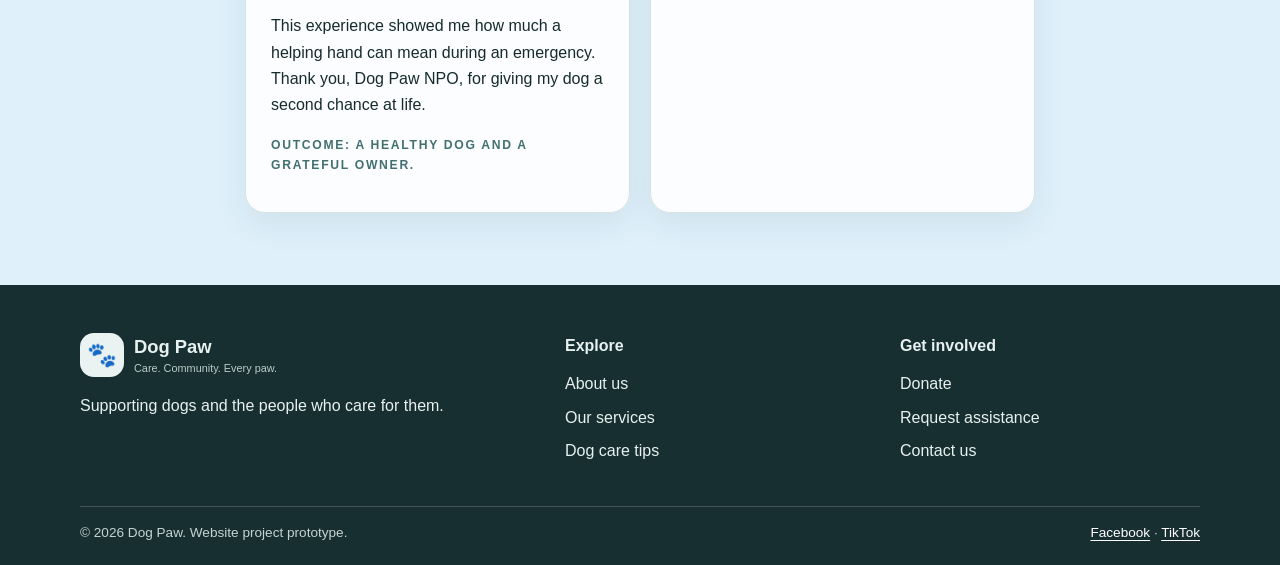
<file: Dog-Paw-Final-Website/success-stories.html>
<!doctype html>
<html lang="en-ZA">
<head>
  <meta charset="utf-8">
  <meta name="viewport" content="width=device-width, initial-scale=1">
  <title>Success Stories | Dog Paw</title>
  <meta name="description" content="Read about the difference community support can make for dogs and their owners.">
  <meta name="robots" content="index,follow">
  <link rel="stylesheet" href="css/style.css">
</head>
<body>
<a class="skip-link" href="#main">Skip to content</a>
<header class="site-header">
  <div class="container header-inner">
    <a class="brand" href="index.html" aria-label="Dog Paw home"><span class="brand-mark" aria-hidden="true">🐾</span><span>Dog Paw<small>Care. Community. Every paw.</small></span></a>
    <button class="menu-toggle" type="button" aria-expanded="false" aria-controls="site-nav">Menu</button>
    <nav class="site-nav" id="site-nav" aria-label="Main navigation">
        <a href="index.html">Home</a>
        <a href="about.html">About Us</a>
        <a href="services.html">Services</a>
        <a href="dog-care.html">Dog Care</a>
        <a href="success-stories.html" aria-current="page">Success Stories</a>
        <a href="donate.html">Donate</a>
        <a href="enquiry.html">Request Help</a>
        <a href="contact.html">Contact</a>
    </nav>
  </div>
</header>
<main id="main">
<section class="page-hero"><div class="container"><p class="eyebrow">Community makes a difference</p><h1>Success stories</h1><p class="lead">A place to share verified updates about the dogs and families supported by Dog Paw.</p></div></section>
<section class="section">
    <div class="container narrow">

        <div class="notice">
            <strong>Real Stories, Real Impact:</strong>
            These are real experiences shared by members of our
            community, showing how Dog Paw NPO makes a difference
            in the lives of pets and their owners.
        </div>

        <div class="card-grid two mt-large">

            <article class="card">
                <div class="story-placeholder" aria-hidden="true">🐶</div>

                <p class="eyebrow">A True Success Story</p>

                <h2>A Second Chance at Life</h2>

                <p>
                    One week before payday, my dog was attacked by
                    another dog in my neighbourhood. The attack left
                    him with a serious open wound on his neck, which
                    had become infected. I was extremely worried
                    because I did not have pet insurance and could
                    not afford the immediate veterinary expenses.
                </p>

                <p>
                    Not knowing where else to turn, I contacted
                    Dog Paw NPO through social media and asked for
                    help. They responded promptly and asked me to
                    send pictures of my dog and explain the condition
                    he was in.
                </p>

                <p>
                    After learning about the severity of the injury,
                    Dog Paw NPO quickly referred me to a veterinary
                    hospital they work with. I explained that I had
                    not received my salary yet, but promised to
                    contribute towards the medical expenses as soon
                    as I got paid.
                </p>

                <p>
                    The veterinarian who operated on my dog was
                    incredibly kind and understanding. My dog
                    received the treatment he needed and was cared
                    for until I was able to collect him.
                </p>

                <p>
                    Today, my dog is alive and healthy. I will
                    always be grateful to Dog Paw NPO and the
                    veterinary team for helping us during such a
                    difficult time. Without their support, I do
                    not know whether my dog would have survived.
                </p>

                <p>
                    This experience showed me how much a helping
                    hand can mean during an emergency. Thank you,
                    Dog Paw NPO, for giving my dog a second chance
                    at life.
                </p>

                <p class="eyebrow">Outcome: A healthy dog and a grateful owner.</p>
            </article>

            <article class="card">
                <div class="story-placeholder" aria-hidden="true">🐾</div>

                <p class="eyebrow">Your Story Matters</p>

                <h2>Help Us Share More Success Stories</h2>

                <p>
                    Every act of kindness can make a difference
                    in an animal's life. Whether it is emergency
                    assistance, a donation, volunteering, or
                    helping a pet owner in need, every contribution
                    matters.
                </p>

                <p>
                    Have you or your pet received help from
                    Dog Paw NPO? We would love to hear your story
                    and celebrate the difference our community
                    makes together.
                </p>

                <a class="button" href="contact.html">
                    Share Your Story
                </a>
            </article>

        </div>

    </div>
</section>
</main>
<footer class="site-footer">
  <div class="container footer-grid">
    <div><a class="brand footer-brand" href="index.html"><span class="brand-mark" aria-hidden="true">🐾</span><span>Dog Paw<small>Care. Community. Every paw.</small></span></a><p>Supporting dogs and the people who care for them.</p></div>
    <div><h2>Explore</h2><a href="about.html">About us</a><a href="services.html">Our services</a><a href="dog-care.html">Dog care tips</a></div>
    <div><h2>Get involved</h2><a href="donate.html">Donate</a><a href="enquiry.html">Request assistance</a><a href="contact.html">Contact us</a></div>
  </div>
  <div class="container footer-bottom"><p>© <span id="year">2026</span> Dog Paw. Website project prototype.</p><p><a href="https://www.facebook.com/" target="_blank" rel="noopener noreferrer">Facebook</a> · <a href="https://www.tiktok.com/" target="_blank" rel="noopener noreferrer">TikTok</a></p></div>
</footer>
<script src="js/script.js" defer></script>
</body>
</html>
</file>
<file: Dog-Paw-Final-Website/css/style.css>
/* Dog Paw shared stylesheet */
:root{--ink:#172b2b;--muted:#5c6d6c;--brand:#6f9b9b;--brand-dark:#426f70;--soft:#eaf3f2;--cream:#fbf8f1;--white:#fff;--accent:#f2c66d;--line:#d8e3e1;--shadow:0 12px 32px rgba(29,58,57,.08);--radius:20px}
*{box-sizing:border-box}html{scroll-behavior:smooth}body{margin:0;font-family:Arial,Helvetica,sans-serif;color:var(--ink);background-color:#dff0fb;background-image:url("../images/dog-paw-background.png");background-size:cover;background-position:center top;background-repeat:no-repeat;background-attachment:fixed;line-height:1.65}img{max-width:100%;height:auto}a{color:var(--brand-dark);text-underline-offset:3px}a:hover{color:#244e4e}button,input,select,textarea{font:inherit}button,a{touch-action:manipulation}.container{width:min(1120px,calc(100% - 40px));margin-inline:auto}.narrow{max-width:790px}.skip-link{position:absolute;left:-9999px;top:8px;background:#fff;padding:10px;z-index:100}.skip-link:focus{left:10px}.site-header{position:sticky;top:0;z-index:20;background:rgba(255,255,255,.96);backdrop-filter:blur(12px);border-bottom:1px solid var(--line)}.header-inner{min-height:82px;display:flex;align-items:center;justify-content:space-between;gap:24px}.brand{display:flex;align-items:center;gap:10px;text-decoration:none;color:var(--ink);font-weight:800;font-size:1.15rem;line-height:1.15}.brand-mark{display:grid;place-items:center;width:44px;height:44px;border-radius:14px;background:var(--soft);font-size:1.5rem}.brand small{display:block;color:var(--muted);font-size:.68rem;font-weight:500;margin-top:5px}.site-nav{display:flex;align-items:center;gap:17px}.site-nav a{font-size:.9rem;text-decoration:none;color:var(--ink);padding:8px 0;border-bottom:2px solid transparent}.site-nav a:hover,.site-nav a[aria-current=page]{color:var(--brand-dark);border-color:var(--brand)}.menu-toggle{display:none;border:1px solid var(--line);background:white;border-radius:10px;padding:8px 12px}.hero{background:rgba(243,248,246,.68);padding:72px 0 76px;overflow:hidden}.hero-grid{display:grid;grid-template-columns:1.1fr .9fr;align-items:center;gap:50px}.eyebrow{text-transform:uppercase;letter-spacing:.14em;font-size:.76rem;font-weight:800;color:var(--brand-dark);margin:0 0 12px}.hero h1,.page-hero h1{font-size:clamp(2.4rem,5vw,4.6rem);line-height:1.06;letter-spacing:-.045em;margin:0 0 22px;max-width:780px}.lead{font-size:1.15rem;color:#4f6260;max-width:720px}.button-row{display:flex;flex-wrap:wrap;gap:12px;margin:28px 0}.button{display:inline-flex;justify-content:center;align-items:center;gap:8px;background:var(--brand-dark);color:#fff;text-decoration:none;font-weight:700;border:2px solid var(--brand-dark);border-radius:999px;padding:12px 21px;cursor:pointer;transition:transform .2s,background .2s,box-shadow .2s}.button:hover{background:#315c5d;color:#fff;transform:translateY(-2px);box-shadow:0 7px 18px #426f7030}.button-outline{background:transparent;color:var(--brand-dark)}.button-outline:hover{background:var(--soft);color:var(--brand-dark)}.button-light{background:#fff;border-color:#fff;color:var(--brand-dark)}.button-light:hover{background:var(--cream);color:var(--brand-dark)}.small-note,.muted{font-size:.86rem;color:var(--muted)}.hero-art{min-height:370px;border-radius:40% 40% 28px 28px;background:#dcebe5;position:relative;display:grid;place-items:center;overflow:hidden}.sun{position:absolute;width:250px;height:250px;border-radius:50%;background:#f4d78d;right:4%;top:7%}.dog-emoji{position:relative;z-index:1;font-size:clamp(8rem,18vw,13rem);filter:drop-shadow(0 12px 5px #344b3c20);animation:floaty 4s ease-in-out infinite}.paw{position:absolute;font-size:3rem;opacity:.6}.paw-one{left:10%;top:20%;transform:rotate(-20deg)}.paw-two{right:13%;bottom:17%;transform:rotate(20deg)}.hero-sticker{position:absolute;bottom:22px;left:20px;background:#fff;border-radius:999px;padding:9px 15px;font-size:.85rem;font-weight:800;box-shadow:var(--shadow)}@keyframes floaty{0%,100%{transform:translateY(0)}50%{transform:translateY(-8px)}}.section{padding:72px 0}.section-tint{background:rgba(251,248,241,.68)}.section-heading{text-align:center;max-width:720px;margin:0 auto 36px}.section-heading h2,.split h2,.narrow h2,.container>h2{font-size:clamp(1.8rem,3vw,2.6rem);line-height:1.2;letter-spacing:-.025em;margin:0 0 14px}.card-grid{display:grid;gap:20px}.card-grid.three{grid-template-columns:repeat(3,minmax(0,1fr))}.card-grid.two{grid-template-columns:repeat(2,minmax(0,1fr))}.card{border:1px solid var(--line);border-radius:var(--radius);padding:25px;background:rgba(255,255,255,.88);box-shadow:var(--shadow);transition:transform .2s,box-shadow .2s}.card:hover{transform:translateY(-3px);box-shadow:0 16px 38px rgba(29,58,57,.12)}.card h2,.card h3{font-size:1.25rem;line-height:1.25;margin:12px 0}.card-icon{font-size:2rem;width:58px;height:58px;display:grid;place-items:center;border-radius:17px;background:var(--soft)}.text-link{font-weight:800;text-decoration:none}.split{display:grid;grid-template-columns:1fr 1fr;gap:44px;align-items:center}.quote-card{background:rgba(255,255,255,.9);border-radius:var(--radius);padding:35px;box-shadow:var(--shadow);border:1px solid var(--line)}.quote-mark{font-size:4rem;line-height:.8;color:var(--brand)}.quote-card p{font-size:1.5rem;line-height:1.35;font-weight:700}.quote-label{font-size:.85rem;color:var(--muted)}.cta-band{background:var(--brand-dark);color:#fff;padding:35px 40px;border-radius:var(--radius);display:flex;align-items:center;justify-content:space-between;gap:24px}.cta-band .eyebrow{color:#d9eeee}.cta-band h2{font-size:clamp(1.7rem,3vw,2.3rem);line-height:1.2;margin:0 0 8px}.cta-band p{margin:5px 0}.page-hero{padding:62px 0;background:rgba(238,246,243,.72)}.page-hero h1{font-size:clamp(2.3rem,5vw,3.6rem);margin-bottom:14px}.page-hero .lead{margin-bottom:0}.form-layout{display:grid;grid-template-columns:.8fr 1.2fr;gap:44px;align-items:start}.form-card{padding:28px;border:1px solid var(--line);border-radius:var(--radius);box-shadow:var(--shadow);background:rgba(255,255,255,.92)}.form-row{display:grid;grid-template-columns:1fr 1fr;gap:16px}.field{display:flex;flex-direction:column;gap:7px;margin-bottom:18px}.field label,.search-bar label{font-weight:700;font-size:.93rem}.field input,.field select,.field textarea,.search-bar input{width:100%;border:1px solid #bdcecb;border-radius:10px;padding:12px 13px;color:var(--ink);background:#fff}.field input:focus,.field select:focus,.field textarea:focus,.search-bar input:focus{outline:3px solid #6f9b9b45;border-color:var(--brand-dark)}.field small{color:var(--muted);font-size:.82rem}.form-message{font-weight:700}.form-message.error{color:#9c2f2f}.form-message.success{color:#286344}.result-card,.notice{background:var(--soft);border-left:4px solid var(--brand);padding:16px 18px;border-radius:10px;margin:18px 0}.result-card h3{margin-top:0}.contact-detail{display:flex;gap:14px;align-items:flex-start;margin:22px 0}.contact-detail>span{font-size:1.6rem}.contact-detail p{margin:3px 0}.search-bar{display:grid;grid-template-columns:1fr 2fr 1fr;align-items:center;gap:15px;margin:0 0 25px}.search-bar input{min-width:0}.searchable[hidden]{display:none}.center{text-align:center;margin-top:32px}.accordion{display:grid;gap:12px;margin-top:20px}.accordion details{border:1px solid var(--line);border-radius:12px;padding:16px 19px;background:rgba(255,255,255,.9)}.accordion summary{cursor:pointer;font-weight:800}.accordion details p{margin-bottom:0}.nice-list{padding-left:22px}.nice-list li{margin:10px 0}.story-placeholder{display:grid;place-items:center;min-height:150px;border-radius:14px;background:var(--soft);font-size:4rem}.mt-large{margin-top:48px}.site-footer{background:#172f30;color:#e8f1ef;padding:48px 0 20px}.footer-grid{display:grid;grid-template-columns:1.5fr 1fr 1fr;gap:35px}.footer-brand{color:#fff}.footer-brand small{color:#b9ceca}.site-footer h2{font-size:1rem;margin:0 0 12px}.site-footer a{color:#e8f1ef}.footer-grid>div:not(:first-child) a{display:block;margin:7px 0;text-decoration:none}.footer-bottom{display:flex;justify-content:space-between;gap:20px;border-top:1px solid #ffffff30;margin-top:35px;padding-top:15px;font-size:.85rem;color:#c4d4d1}.footer-bottom p{margin:0}.footer-bottom a{color:#fff}.donation-card{background:#fff9e9}.donation-card .card-icon{background:#fff0c8}
@media(max-width:960px){.site-nav{gap:10px}.site-nav a{font-size:.82rem}.hero-grid{gap:25px}.form-layout{gap:25px}}
@media(max-width:780px){.header-inner{min-height:72px}.menu-toggle{display:block}.site-nav{display:none;position:absolute;top:71px;left:0;right:0;background:#fff;border-bottom:1px solid var(--line);padding:14px 22px 22px;box-shadow:var(--shadow);flex-direction:column;align-items:stretch;gap:3px}.site-nav.open{display:flex}.site-nav a{padding:10px 4px;font-size:1rem}.hero{padding:48px 0}.hero-grid,.split,.form-layout{grid-template-columns:1fr}.hero-art{min-height:280px;order:-1}.card-grid.three{grid-template-columns:repeat(2,minmax(0,1fr))}.cta-band{align-items:flex-start;flex-direction:column}.search-bar{grid-template-columns:1fr}.footer-grid{grid-template-columns:1fr 1fr}.footer-grid>div:first-child{grid-column:1/-1}}
@media(max-width:520px){.container{width:min(100% - 28px,1120px)}.section{padding:52px 0}.page-hero{padding:45px 0}.card-grid.three,.card-grid.two,.form-row,.footer-grid{grid-template-columns:1fr}.footer-grid>div:first-child{grid-column:auto}.hero h1{font-size:2.55rem}.hero-art{min-height:240px}.form-card{padding:20px}.cta-band{padding:26px 22px}.footer-bottom{flex-direction:column}.button-row{align-items:stretch}.button-row .button{width:100%}}
@media(prefers-reduced-motion:reduce){*,*::before,*::after{scroll-behavior:auto!important;animation-duration:.01ms!important;animation-iteration-count:1!important;transition-duration:.01ms!important}}

.service-map{height:360px;width:100%;border:1px solid var(--line);border-radius:16px;overflow:hidden;margin:18px 0}.leaflet-popup-content{font-family:Arial,Helvetica,sans-serif;line-height:1.5}
</file>
